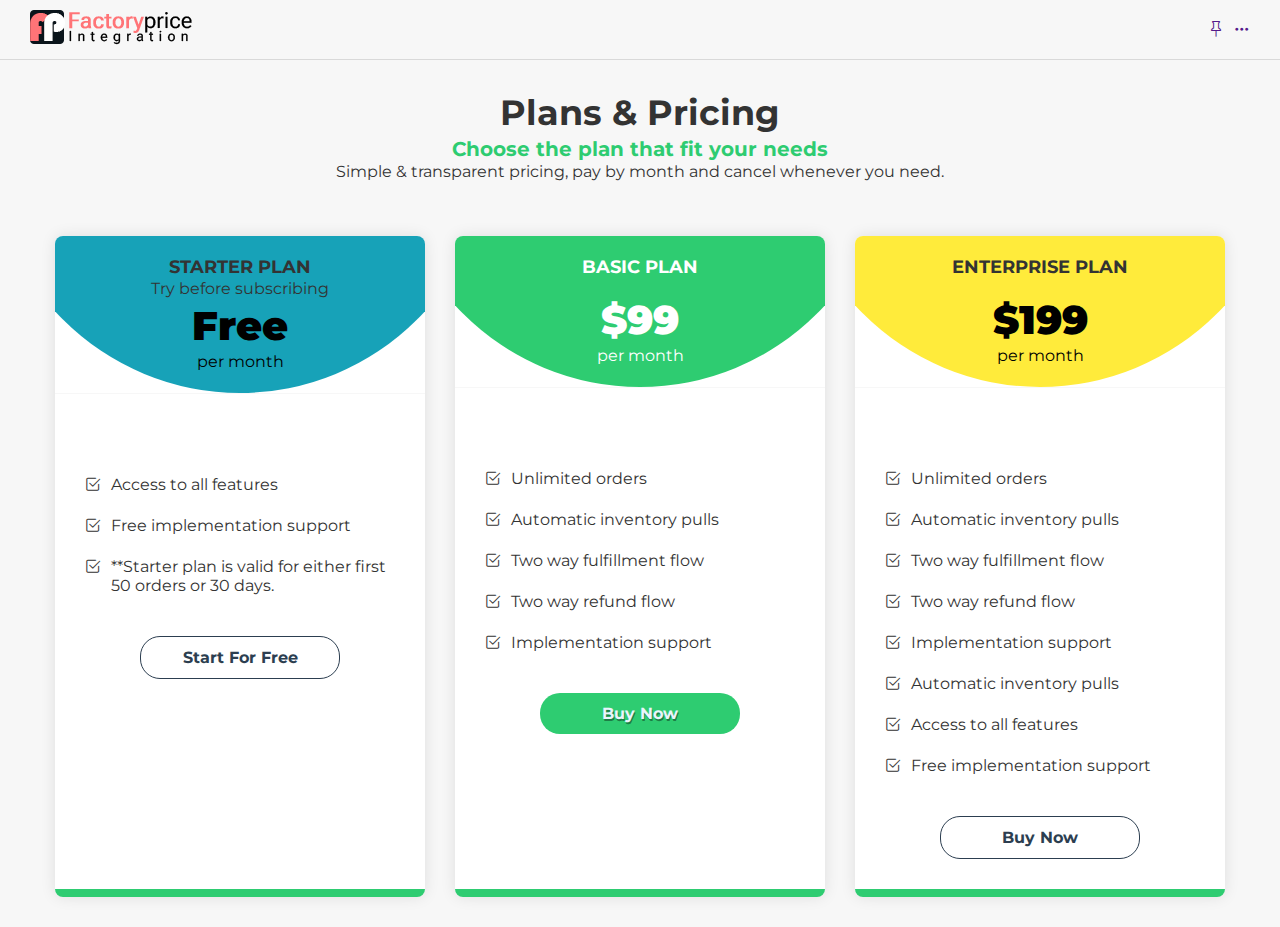
<file: index.html>
<!DOCTYPE html>
<html lang="en">
<head>
    <meta charset="UTF-8">
    <meta name="viewport" content="width=device-width, initial-scale=1.0">
    <title>FactoryPrice</title>
    <link rel="stylesheet" type="text/css" href="src/css/style.css">
</head>
<body>
    <header>
        <div class="header-row">
            <div class="logo"><a href="index.html"><img src="src/images/logo.png" alt="logo"></a></div>
            <div class="right-bar">
                <ul>
                  <li><a href=""><i class="bi bi-pin"></i></a></li>
                  <li><a href=""><i class="bi bi-three-dots"></i></a></li>
                </ul>  
              </div>
        </div>
        
    </header>
    <div class="pricing-section">
        <div class="container">
            <div class="heading-box text-center">
                <h1>Plans & Pricing</h1>
                <h4>Choose the plan that fit your needs</h4>
                <p>Simple & transparent pricing, pay by month and cancel whenever you need.</p>
            </div>
            <div class="price-box grid box-three gap30 mob-box-one gap20">
                <div class="box staterplane">
                    <div class="heading-box text-center">
                        <h5 class="uppercase">Starter Plan</h5>
                        <p>Try before subscribing</p>
                        <div class="price-box"><p>Free <samp>per month</samp></p></div>
                    </div>
                    <div class="feature">
                        <ul>
                            <li><i class="bi bi-check2-square"></i>Access to all features</li>
                            <li><i class="bi bi-check2-square"></i>Free implementation support</li>
                            <li><i class="bi bi-check2-square"></i>**Starter plan is valid for either first 50 orders or 30 days.</li>
                        </ul>
                    </div>
                    <div class="btn-box text-center">
                        <a href="form.html" class="btn-main-border">Start For Free</a>
                    </div>
                </div>
                <div class="box basicplane">
                    <div class="heading-box text-center">
                        <h5 class="uppercase">Basic Plan</h5>
                        <div class="price-box"><p><span>$</span>99 <samp>per month</samp></p></div>
                    </div>
                    <div class="feature">
                        <ul>
                            <li><i class="bi bi-check2-square"></i>Unlimited orders</li>
                            <li><i class="bi bi-check2-square"></i>Automatic inventory pulls</li>
                            <li><i class="bi bi-check2-square"></i>Two way fulfillment flow</li>
                            <li><i class="bi bi-check2-square"></i>Two way refund flow</li>
                            <li><i class="bi bi-check2-square"></i>Implementation support</li>
                        </ul>
                    </div>
                    <div class="btn-box text-center">
                        <a href="#" class="btn-main ">Buy Now</a>
                    </div>
                </div>
                <div class="box enterpriseplane">
                    <div class="heading-box text-center">
                        <h5 class="uppercase">Enterprise Plan</h5>
                        <div class="price-box"><p><span>$</span>199 <samp>per month</samp></p></div>
                    </div>
                    <div class="feature">
                        <ul>
                            <li><i class="bi bi-check2-square"></i>Unlimited orders</li>
                            <li><i class="bi bi-check2-square"></i>Automatic inventory pulls</li>
                            <li><i class="bi bi-check2-square"></i>Two way fulfillment flow</li>
                            <li><i class="bi bi-check2-square"></i>Two way refund flow</li>
                            <li><i class="bi bi-check2-square"></i>Implementation support</li>
                            <li><i class="bi bi-check2-square"></i>Automatic inventory pulls</li>
                            <li><i class="bi bi-check2-square"></i>Access to all features</li>
                            <li><i class="bi bi-check2-square"></i>Free implementation support</li>
                        </ul>
                    </div>
                    <div class="btn-box text-center">
                        <a href="#" class="btn-main-border">Buy Now</a>
                    </div>
                </div>
            </div>
        </div>
    </div>
    
</body>
</html>
</file>
<file: src/css/style.css>
@import url('https://fonts.googleapis.com/css2?family=Montserrat:ital,wght@0,100..900;1,100..900&display=swap');
@import url("https://cdn.jsdelivr.net/npm/bootstrap-icons@1.11.3/font/bootstrap-icons.min.css");
:root{ 
    --danger:#f44336;
    --warning:#ffffcc;
    --warning2:#ffeb3b;
    --success:#4CAF50;
    --primary:#EAF4FC;
    --info:#17a2b8;
    --accent:#2C3E50;
    --Highlight:#2ECC71;
    --textColor:#333333;                                                
    --white:#ffffff;

}
*{box-sizing: border-box; font-family:"Montserrat", sans-serif; }
body{font-family:"Montserrat", Verdana, Geneva, Tahoma, sans-serif;font-size: 16px; font-weight: normal; margin: 0; background: #f7f7f7; color:var(--textColor)}
img{max-width: 100%;}
a{display: inline-block; text-decoration: none; transition: all 0.7s;}
input[type="text"],
input[type="email"],
input[type="password"],
input[type="date"],
input[type="tel"],
select,
textarea{border: 1px solid #d9d9d9; border-radius: 4px; padding: 10px 15px; width: 100%;}
h1, h2, h3, h4, h5, h6, p{margin-top: 0; margin-bottom: 0.8em; line-height: 1.3;}
h1{font-size: 35px;}
h2{font-size: 30px;}
h3{font-size: 25px;}
h4{font-size: 20px;}
h5{font-size: 18px;}
h6{font-size: 16px;}
.w-light{font-weight: 300;}
.w-normal{font-weight: 400;}
.w-medium{font-weight: 500;}
.w-bold{font-weight: 700;}
.w-extbold{font-weight: 900;}
.text-center{text-align: center;}
.uppercase{text-transform: uppercase;}
.container{max-width: 1200px; margin: 0 auto; padding: 0 15px; width: 100%;}
/*--grid**/
.box-one{grid-template-columns: 1fr;}
.box-two{grid-template-columns: 1fr 1fr;}
.box-three{grid-template-columns: 1fr 1fr 1fr;}
.box-four{grid-template-columns: 1fr 1fr 1fr 1fr;}
.grid{display: grid;}
.gap10{gap: 10px;}
.gap20{gap: 20px;}
.gap30{gap: 30px;}
.gap4{gap: 40px;}
.gap50{gap: 50px;}
@media all and (min-width:768px) and (max-width:1200px){
    .tab-gap10{gap: 10px;}
.tab-gap20{gap: 20px;}
.tab-gap30{gap: 30px;}
.tab-gap4{gap: 40px;}
.tab-gap50{gap: 50px;}
    .tab-box-one{grid-template-columns: 1fr;}
    .tab-box-two{grid-template-columns: 1fr;}
    .tab-box-three{grid-template-columns: 1fr 1fr 1fr;}
    .tab-box-four{grid-template-columns: 1fr 1fr 1fr 1fr;}  
}
@media all and (max-width:767px){
    .mob-gap10{gap: 10px;}
.mob-gap20{gap: 20px;}
.mob-gap30{gap: 30px;}
.mob-gap4{gap: 40px;}
.mob-gap50{gap: 50px;}
    .mob-box-one{grid-template-columns: 1fr;}
    .mob-box-two{grid-template-columns: 1fr;}
    .mob-box-three{grid-template-columns: 1fr 1fr 1fr;}
    .mob-box-four{grid-template-columns: 1fr 1fr 1fr 1fr;}  
}
.hide{display: none;}
/*-------------------*/
header {  padding: 10px 30px; border-bottom: 1px solid #d9d9d9;}
.header-row{display: flex; gap: 20px; justify-content: space-between; align-items: center;}
.header-row ul{list-style: none; padding: 0; margin: 0; display: flex; gap: 10px;}
/*---*/
.pricing-section { padding: 30px 0;}
.pricing-section .box{box-shadow: 0px 0px 15px rgba(0,0,0,0.1); border-radius: 8px; overflow: hidden; background: #fff; border-bottom: 8px solid var(--Highlight); padding-bottom:30px ;}
.heading-box { margin-bottom: 40px; border-bottom: 1px solid #f7f7f7;}
.heading-box h3{color: var(--accent);}
.pricing-section .box .heading-box {  overflow: hidden;  padding: 20px; position: relative;}
.pricing-section .box .heading-box::before { content: ""; position: absolute;  width: 500px;  height: 500px;  background: #f7f7f7;
    border-radius: 100%;  left: -50%; right: -50%; margin: 0 auto; bottom: 0;}
    .pricing-section .box.staterplane .heading-box::before{background: var(--info);}
    .pricing-section .box.enterpriseplane .heading-box::before{background: var(--warning2);}
    .pricing-section .box.basicplane .heading-box::before{background: var(--Highlight);}
    .pricing-section .box .heading-box h5,
    .pricing-section .box .heading-box p,
    .pricing-section .box .heading-box .price-box{position: relative; z-index: 1;}
    .pricing-section .heading-box h1 {margin-bottom: 0;    }
    .pricing-section .heading-box h4{color: var(--Highlight); margin-bottom: 0px;}
    .box.staterplane h5.uppercase {margin-bottom: 0;    }
    .pricing-section .box .heading-box p { margin-bottom: 0;  }
    .pricing-section .box .heading-box .price-box p {font-size: 40px; font-weight: 900; color: #000;margin-bottom: 0; }
    .pricing-section .box .heading-box .price-box p samp {  display: block;font-weight: 400; font-size: 16px; }
    .feature {   padding: 30px; }
    .pricing-section .box.basicplane{background: var(--white);}
    .pricing-section .box .feature ul li {display: flex ;  gap: 10px; padding: 11px 0; }
    .pricing-section .box .feature ul {list-style: none;   padding: 0; margin: 0; }
    .btn-main-border{padding: 11px 14px; min-width: 200px;  text-align: center; border-radius: 20px; border: 1px solid var(--accent); color: var(--accent);  font-weight: 700; cursor: pointer; transition: all 0.5s;}
        .btn-main-border:hover{background: var(--accent); color: var(--primary);}
    .btn-main {        background: var(--Highlight);color: var(--primary); padding: 11px 14px;min-width: 200px;  text-align: center;border-radius: 20px;  text-shadow: 1px 2px 0px rgba(0, 0, 0, 0.4); font-weight: 700; cursor: pointer; border: none; }
    .btn-main:hover{background: var(--info);}
    .box.basicplane .heading-box h5,
    .pricing-section .box.basicplane .heading-box .price-box p{color:#fff}
  .form-container { width: 100%; max-width: 100%;background: #fff; padding: 20px; border-radius: 10px; box-shadow: 0 4px 8px rgba(0, 0, 0, 0.1); display: none;      }
.step {width: 30px; height: 30px; border-radius: 50%; background: #ddd; color: #fff; text-align: center; line-height: 30px; font-size: 14px; font-weight: bold;   }
input[type="radio"] { display: none;}
.form-step:first-child { display: block;}
.form-group {margin-bottom: 20px;  }
.form-navigation { display: flex;justify-content: space-between; padding-top: 20px; margin-top: 30px; border-top: 1px solid #d9d9d9; }
.form-button{padding-top: 20px; margin-top: 30px; border-top: 1px solid #d9d9d9;}
.form-navigation label { padding: 10px 20px; background: var(--Highlight); color: #fff; border-radius: 5px; cursor: pointer; text-align: center;}
.form-setting {padding: 45px 0; }
      .form-navigation label:hover {     background: var(--danger); }
      label {display: block;  margin-bottom: 5px; font-weight: bold; }
input[type="text"], input[type="email"], input[type="password"] { width: 100%;padding: 10px; border: 1px solid #ddd;  border-radius: 5px; font-size: 14px;}
input#api-setting:checked ~ label.api-set,
input#file-upload:checked ~ label.file-up,
input#price-config:checked ~ label.price-conf,
input#product-set:checked ~ label.product-set,
input#api-setting:checked ~ label.api-set{background: var(--info); color: var(--white);}
input#api-setting:checked ~ .api.form-container,
input#price-config:checked ~ .price-config.form-container,
input#product-set:checked ~ .Product-config.form-container, 
input#file-upload:checked ~ .file-upload.form-container { display: block;  }
.form-setting .row> label {background: var(--accent); color: var(--white);display: inline-block; padding: 10px 11px; cursor: pointer;  border: 1px solid #d9d9d9;transition: all 0.5s;}
.form-setting .row> label:hover{background: var(--info); color: var(--white);}
.file-upload { position: relative; margin-bottom: 20px;}
.custom-file-upload {  display: inline-block; padding: 11.5px 20px; font-size: 16px;font-weight: bold;  color: #fff;background-color: var(--danger); border-radius: 5px; cursor: pointer; transition: background-color 0.3s; }
.custom-file-upload:hover {background-color: var(--accent); }
.file-upload label.custom-file-upload {    position: absolute; margin-right: -116px;}
.file-upload input { width: 100%; padding: 10px 24px 10px 66px; border: 1px solid #d9d9d9;border-radius: 5px;  }
.Product-config .box .all-product-sec {background: #d9d9d9;}
.Product-config.form-container .box > label:hover {background: var(--danger); color: var(--white);}
.Product-config.form-container .box > label { border: 1px solid #d9d9d9; background: #f7f7f7; padding: 15px; border-radius: 5px;cursor: pointer;transition: all 0.5s;}
.hide.inner-box{display: block; height: 0; overflow: hidden; padding: 0;transition: all 0.5s;}
input#categories:checked ~ label,
input#custom-pro:checked ~ label,
input#all-product:checked ~ label { background:var(--danger); color: var(--white);}
input#custom-pro:checked ~ .custom-pro-sec.hide.inner-box,
input#categories:checked ~ .categories-sec.hide.inner-box,
input#all-product:checked ~ .all-product-sec.hide.inner-box{ padding: 30px;border: 1px solid #b3b3b3; border-radius: 10px; height: auto;}

.Product-config.form-container form > p { text-align: center; margin: 20px 0;position: relative;}
.Product-config.form-container form > p span { background: var(--white);width: 120px; display: inline-block;position: relative;
  z-index: 2;}
  .Product-config.form-container form > p::before { content: ""; border-bottom: 1px dashed #000;  position: absolute;   width: 100%;
    left: 0; top: 50%;}
.check-box input[type="checkbox"] {
  position: relative;
  appearance: none;
  width: 61px;
  height: 32px;
  background: #ccc;
  border-radius: 50px;
  box-shadow: inset 0 0 5px rgba(0, 0, 0, 0.2);
  cursor: pointer;
  transition: 0.4s;
}

.check-box input:checked[type="checkbox"] {
    background: #7da6ff;
}

.check-box input[type="checkbox"]::after {
    position: absolute;
    content: "";
    width: 30px;
    height: 30px;
    top: 0;
    left: 0;
    background: #fff;
    border-radius: 50%;
    box-shadow: 0 0 5px rgba(0, 0, 0, 0.2);
    transform: scale(1.1);
    transition: 0.4s;
}

.check-box input:checked[type="checkbox"]::after {
    left: 50%;
}
.custom-pro-sec.hide.inner-box table{width: 100%;}
.custom-pro-sec.hide.inner-box table, .custom-pro-sec.hide.inner-box table tr, .custom-pro-sec.hide.inner-box table td,
.custom-pro-sec.hide.inner-box table th{
  border: 1px solid #d9d9d9; 
}
.custom-pro-sec.hide.inner-box table th{background: var(--info); color: var(--white); padding: 10px 15px;}
.custom-pro-sec.hide.inner-box table td{padding: 10px 15px;}
.custom-pro-sec.hide.inner-box table{border-collapse: collapse; }
.custom-pro-sec.hide.inner-box table button{background: var(--info); border: none; color: var(--white); padding: 8px 10px; cursor: pointer; border-radius: 4px;}
</file>
